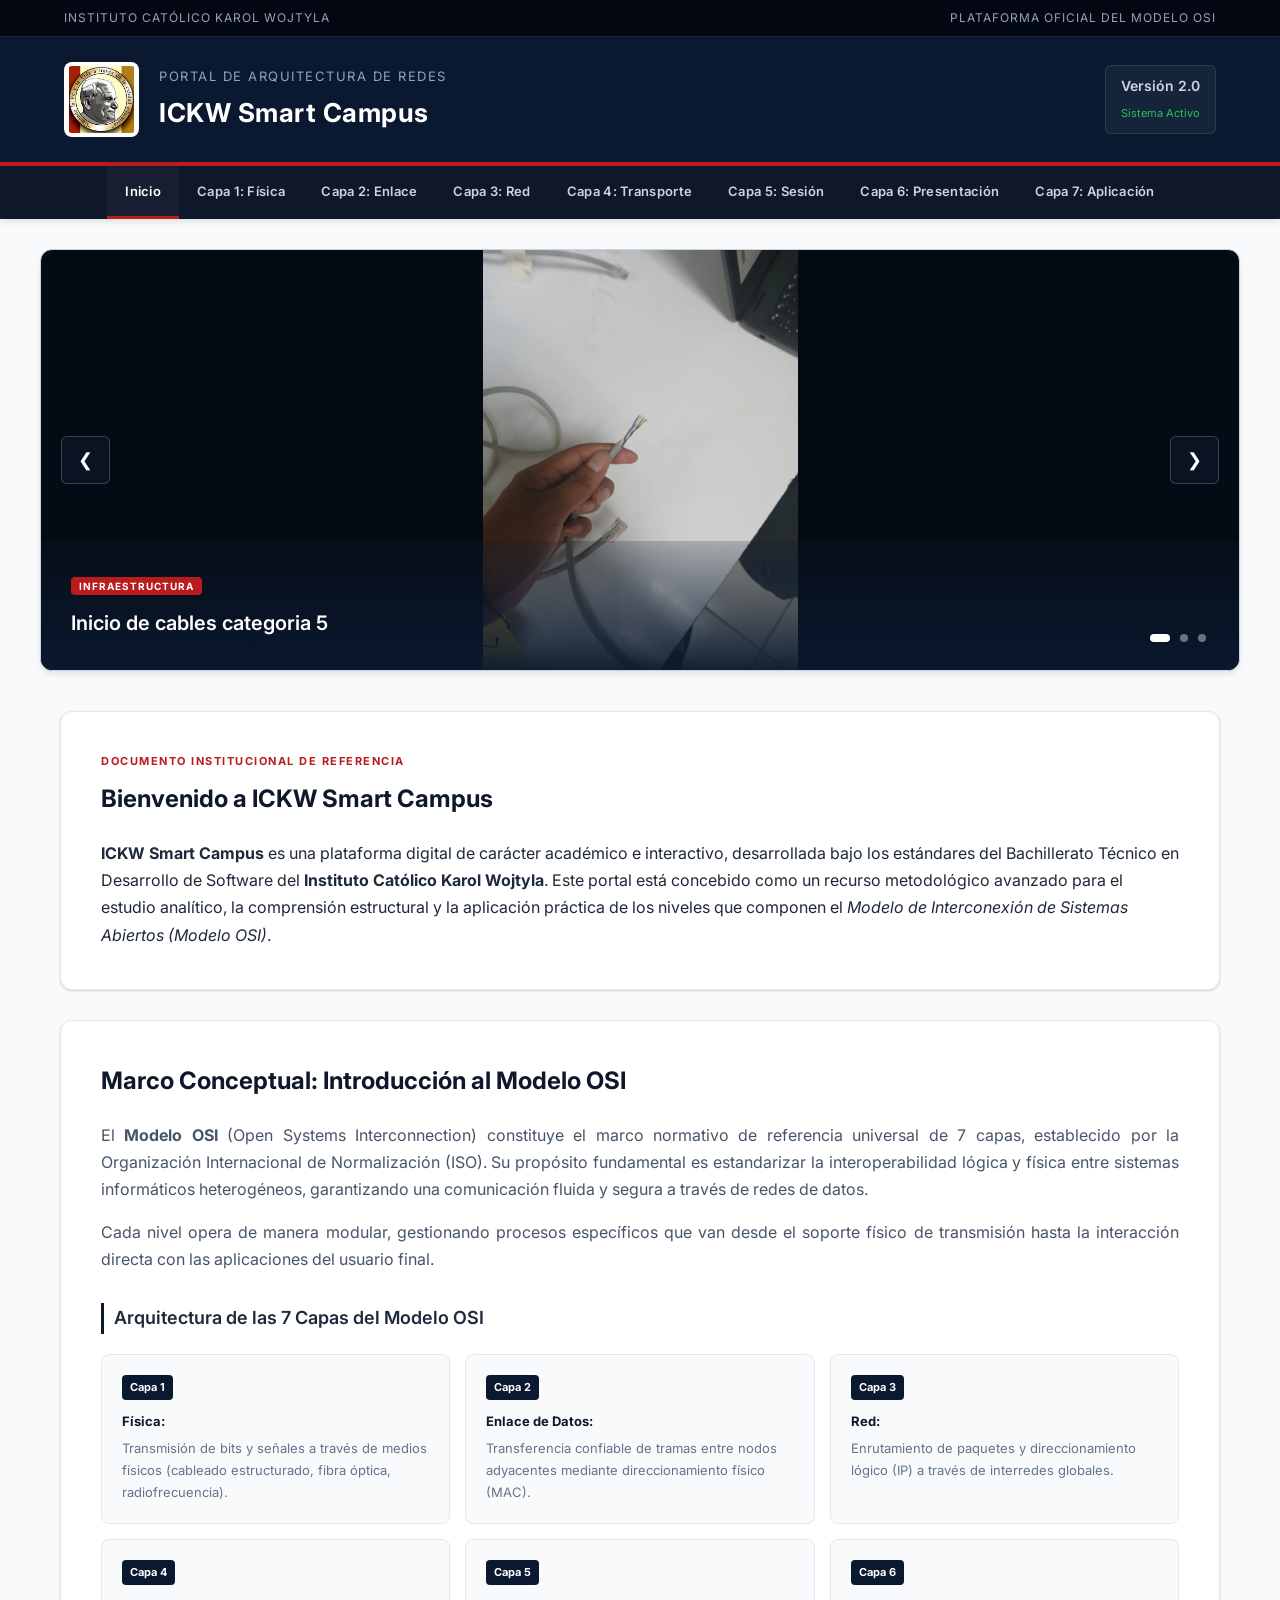
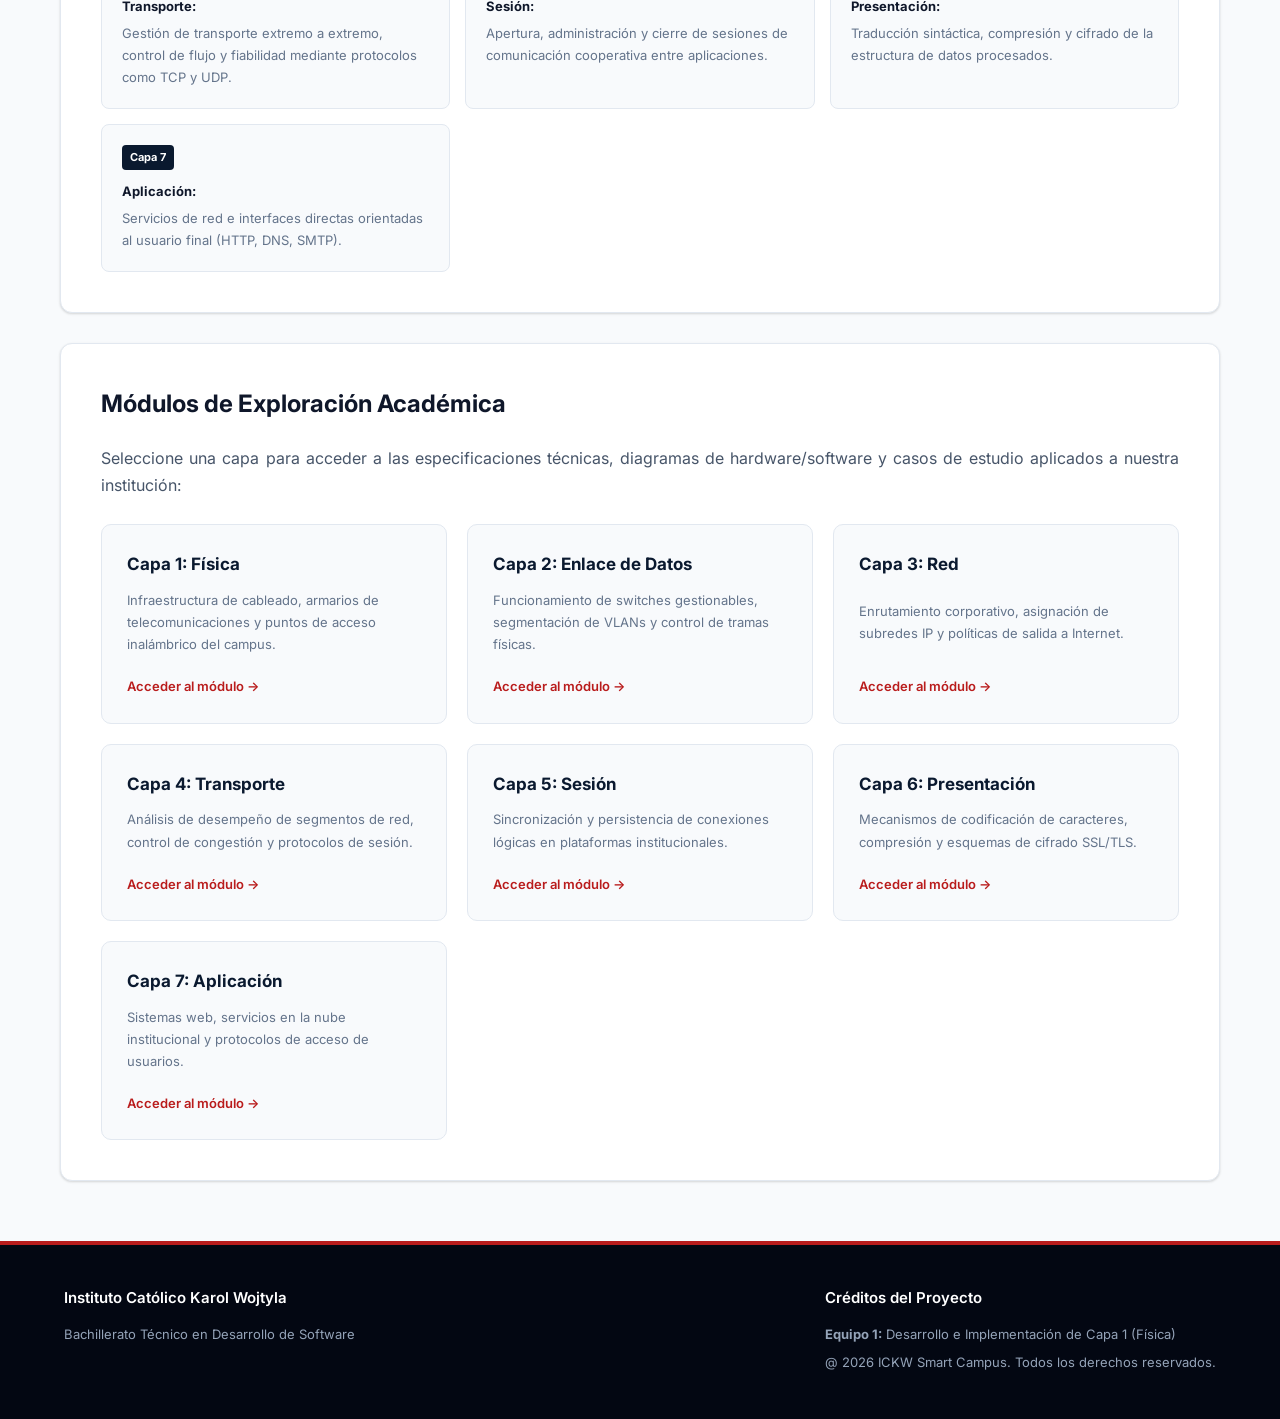
<file: Equipo1_Capa_Fisica_Semana3/index.html>
<!DOCTYPE html>
<html lang="es">
<head>
    <meta charset="UTF-8">
    <meta name="viewport" content="width=device-width, initial-scale=1.0">
    <title>Portal Académico | ICKW Smart Campus</title>
    
    <!-- Enlace a la hoja de estilos -->
    <link rel="stylesheet" href="css/estilos.css">
    <!-- Fuente institucional complementaria de Google Fonts -->
    <link href="https://fonts.googleapis.com/css2?family=Inter:wght@300;400;500;600;700&display=swap" rel="stylesheet">
</head>
<body>

    <!-- BARRA SUPERIOR INSTITUCIONAL -->
    <div class="top-bar">
        <span>Instituto Católico Karol Wojtyla</span>
        <span>Plataforma Oficial del Modelo OSI</span>
    </div>

    <!-- ENCABEZADO PRINCIPAL -->
    <header class="institutional-header">
        <div class="header-content">
            <img src="img/logo.jpeg" alt="Logo ICKW">
            <div class="header-titles">
                <span class="institution-subtitle">Portal de Arquitectura de Redes</span>
                <h1>ICKW Smart Campus</h1>
            </div>
        </div>
        <div class="header-badge">
            <span>Versión 2.0</span>
            <small>Sistema Activo</small>
        </div>
    </header>

    <!-- MENÚ DE NAVEGACIÓN PRINCIPAL -->
    <nav class="institutional-nav">
        <ul>
            <li><a href="index.html" class="active">Inicio</a></li>
            <li><a href="capa-1-fisica.html">Capa 1: Física</a></li>
            <li><a href="capa-2-enlace.html">Capa 2: Enlace</a></li>
            <li><a href="capa-3-red.html">Capa 3: Red</a></li>
            <li><a href="capa-4-transporte.html">Capa 4: Transporte</a></li>
            <li><a href="capa-5-sesion.html">Capa 5: Sesión</a></li>
            <li><a href="capa-6-presentacion.html">Capa 6: Presentación</a></li>
            <li><a href="capa-7-aplicacion.html">Capa 7: Aplicación</a></li>
        </ul>
    </nav>

    <!-- CARRUSEL INSTITUCIONAL -->
    <section class="carousel-container">
        <div class="carousel-slides">
            <div class="slide active">
                <img src="img/Inicio de cables.jpeg" alt="Inicio de cables categoria 5">
                <div class="caption">
                    <span class="caption-tag">Infraestructura</span>
                    <h3>Inicio de cables categoria 5</h3>
                </div>
            </div>
            <div class="slide">
                <img src="img/cables categoria 5.jpeg" alt="Cables categoria 5">
                <div class="caption">
                    <span class="caption-tag">Tecnología</span>
                    <h3>Cables categoria 5</h3>
                </div>
            </div>
            <div class="slide">
                <img src="img/Probador de cables.png" alt="Prueba de Cables">
                <div class="caption">
                    <span class="caption-tag">Innovación Educativa</span>
                    <h3>Probador de cables</h3>
                </div>
            </div>
        </div>

        <button class="prev-btn" onclick="moveSlide(-1)">&#10094;</button>
        <button class="next-btn" onclick="moveSlide(1)">&#10095;</button>

        <div class="dots-container">
            <span class="dot active-dot" onclick="currentSlide(0)"></span>
            <span class="dot" onclick="currentSlide(1)"></span>
            <span class="dot" onclick="currentSlide(2)"></span>
        </div>
    </section>

    <!-- CONTENIDO PRINCIPAL -->
    <main>

        <!-- Sección de Bienvenida Ejecutiva -->
        <section class="executive-card">
            <div class="card-header-tag">Documento Institucional de Referencia</div>
            <h2>Bienvenido a ICKW Smart Campus</h2>
            <p>
                <strong>ICKW Smart Campus</strong> es una plataforma digital de carácter académico e interactivo, desarrollada bajo los estándares del Bachillerato Técnico en Desarrollo de Software del <strong>Instituto Católico Karol Wojtyla</strong>. Este portal está concebido como un recurso metodológico avanzado para el estudio analítico, la comprensión estructural y la aplicación práctica de los niveles que componen el <em>Modelo de Interconexión de Sistemas Abiertos (Modelo OSI)</em>.
            </p>
        </section>

        <!-- Sección: Introducción al Modelo OSI -->
        <section class="content-section">
            <h3>Marco Conceptual: Introducción al Modelo OSI</h3>
            <p>
                El <strong>Modelo OSI</strong> (Open Systems Interconnection) constituye el marco normativo de referencia universal de 7 capas, establecido por la Organización Internacional de Normalización (ISO). Su propósito fundamental es estandarizar la interoperabilidad lógica y física entre sistemas informáticos heterogéneos, garantizando una comunicación fluida y segura a través de redes de datos.
            </p>
            <p>
                Cada nivel opera de manera modular, gestionando procesos específicos que van desde el soporte físico de transmisión hasta la interacción directa con las aplicaciones del usuario final.
            </p>

            <h4 class="subheading-title">Arquitectura de las 7 Capas del Modelo OSI</h4>
            <div class="osi-grid">
                <div class="osi-item">
                    <span class="layer-number">Capa 1</span>
                    <strong>Física:</strong> Transmisión de bits y señales a través de medios físicos (cableado estructurado, fibra óptica, radiofrecuencia).
                </div>
                <div class="osi-item">
                    <span class="layer-number">Capa 2</span>
                    <strong>Enlace de Datos:</strong> Transferencia confiable de tramas entre nodos adyacentes mediante direccionamiento físico (MAC).
                </div>
                <div class="osi-item">
                    <span class="layer-number">Capa 3</span>
                    <strong>Red:</strong> Enrutamiento de paquetes y direccionamiento lógico (IP) a través de interredes globales.
                </div>
                <div class="osi-item">
                    <span class="layer-number">Capa 4</span>
                    <strong>Transporte:</strong> Gestión de transporte extremo a extremo, control de flujo y fiabilidad mediante protocolos como TCP y UDP.
                </div>
                <div class="osi-item">
                    <span class="layer-number">Capa 5</span>
                    <strong>Sesión:</strong> Apertura, administración y cierre de sesiones de comunicación cooperativa entre aplicaciones.
                </div>
                <div class="osi-item">
                    <span class="layer-number">Capa 6</span>
                    <strong>Presentación:</strong> Traducción sintáctica, compresión y cifrado de la estructura de datos procesados.
                </div>
                <div class="osi-item">
                    <span class="layer-number">Capa 7</span>
                    <strong>Aplicación:</strong> Servicios de red e interfaces directas orientadas al usuario final (HTTP, DNS, SMTP).
                </div>
            </div>
        </section>

        <!-- Sección: Exploración del Portal por Capas -->
        <section class="content-section">
            <h3>Módulos de Exploración Académica</h3>
            <p class="section-subtitle">Seleccione una capa para acceder a las especificaciones técnicas, diagramas de hardware/software y casos de estudio aplicados a nuestra institución:</p>

            <div class="modules-grid">
                <article class="module-card">
                    <h4>Capa 1: Física</h4>
                    <p>Infraestructura de cableado, armarios de telecomunicaciones y puntos de acceso inalámbrico del campus.</p>
                    <a href="capa-1-fisica.html" class="module-link">Acceder al módulo &rarr;</a>
                </article>

                <article class="module-card">
                    <h4>Capa 2: Enlace de Datos</h4>
                    <p>Funcionamiento de switches gestionables, segmentación de VLANs y control de tramas físicas.</p>
                    <a href="capa-2-enlace.html" class="module-link">Acceder al módulo &rarr;</a>
                </article>

                <article class="module-card">
                    <h4>Capa 3: Red</h4>
                    <p>Enrutamiento corporativo, asignación de subredes IP y políticas de salida a Internet.</p>
                    <a href="capa-3-red.html" class="module-link">Acceder al módulo &rarr;</a>
                </article>

                <article class="module-card">
                    <h4>Capa 4: Transporte</h4>
                    <p>Análisis de desempeño de segmentos de red, control de congestión y protocolos de sesión.</p>
                    <a href="capa-4-transporte.html" class="module-link">Acceder al módulo &rarr;</a>
                </article>

                <article class="module-card">
                    <h4>Capa 5: Sesión</h4>
                    <p>Sincronización y persistencia de conexiones lógicas en plataformas institucionales.</p>
                    <a href="capa-5-sesion.html" class="module-link">Acceder al módulo &rarr;</a>
                </article>

                <article class="module-card">
                    <h4>Capa 6: Presentación</h4>
                    <p>Mecanismos de codificación de caracteres, compresión y esquemas de cifrado SSL/TLS.</p>
                    <a href="capa-6-presentacion.html" class="module-link">Acceder al módulo &rarr;</a>
                </article>

                <article class="module-card">
                    <h4>Capa 7: Aplicación</h4>
                    <p>Sistemas web, servicios en la nube institucional y protocolos de acceso de usuarios.</p>
                    <a href="capa-7-aplicacion.html" class="module-link">Acceder al módulo &rarr;</a>
                </article>
            </div>
        </section>

    </main>

    <!-- PIE DE PÁGINA INSTITUCIONAL -->
    <footer class="institutional-footer">
        <div class="footer-content">
            <div class="footer-col">
                <h4>Instituto Católico Karol Wojtyla</h4>
                <p>Bachillerato Técnico en Desarrollo de Software</p>
            </div>
            <div class="footer-col">
                <h4>Créditos del Proyecto</h4>
                <p><strong>Equipo 1:</strong> Desarrollo e Implementación de Capa 1 (Física)</p>
                <p>@ 2026 ICKW Smart Campus. Todos los derechos reservados.</p>
            </div>
        </div>
    </footer>

    <!-- SCRIPT DEL CARRUSEL -->
    <script src="js/main.js"></script>
</body>
</html>
</file>
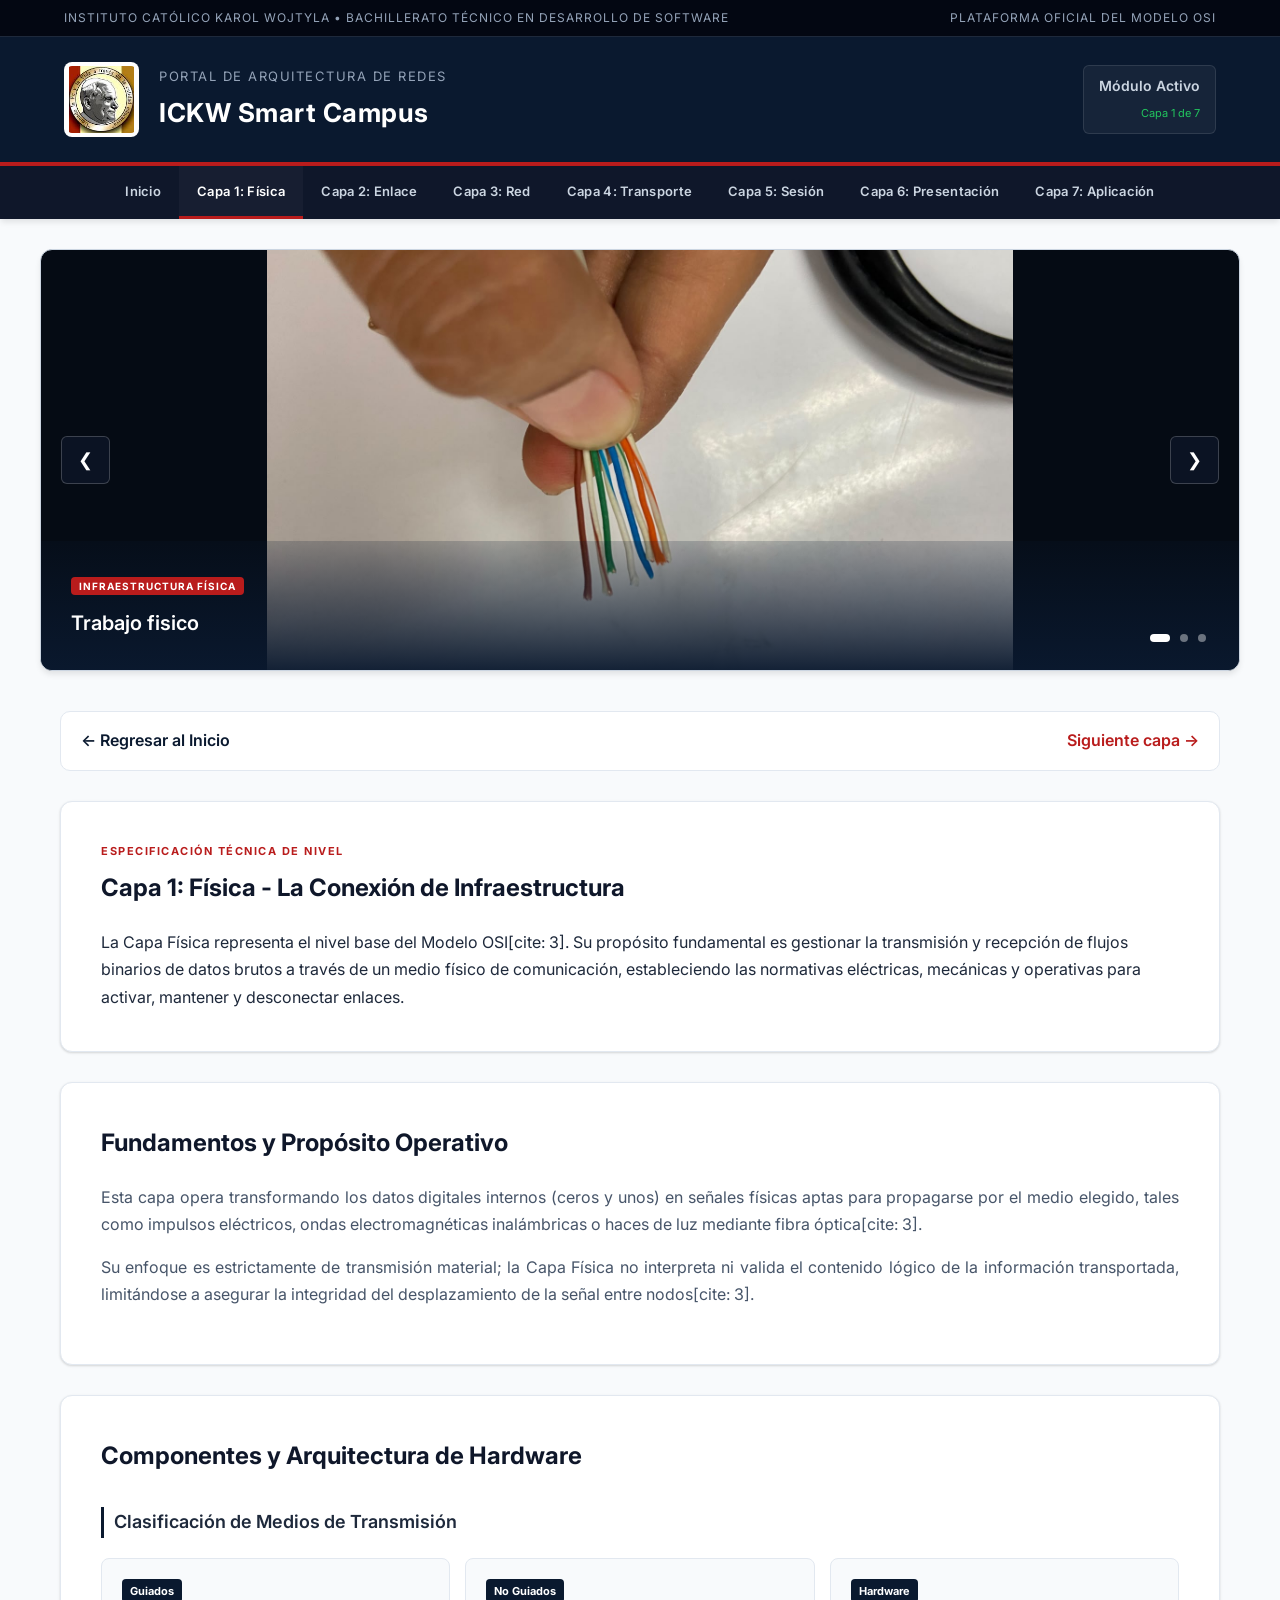
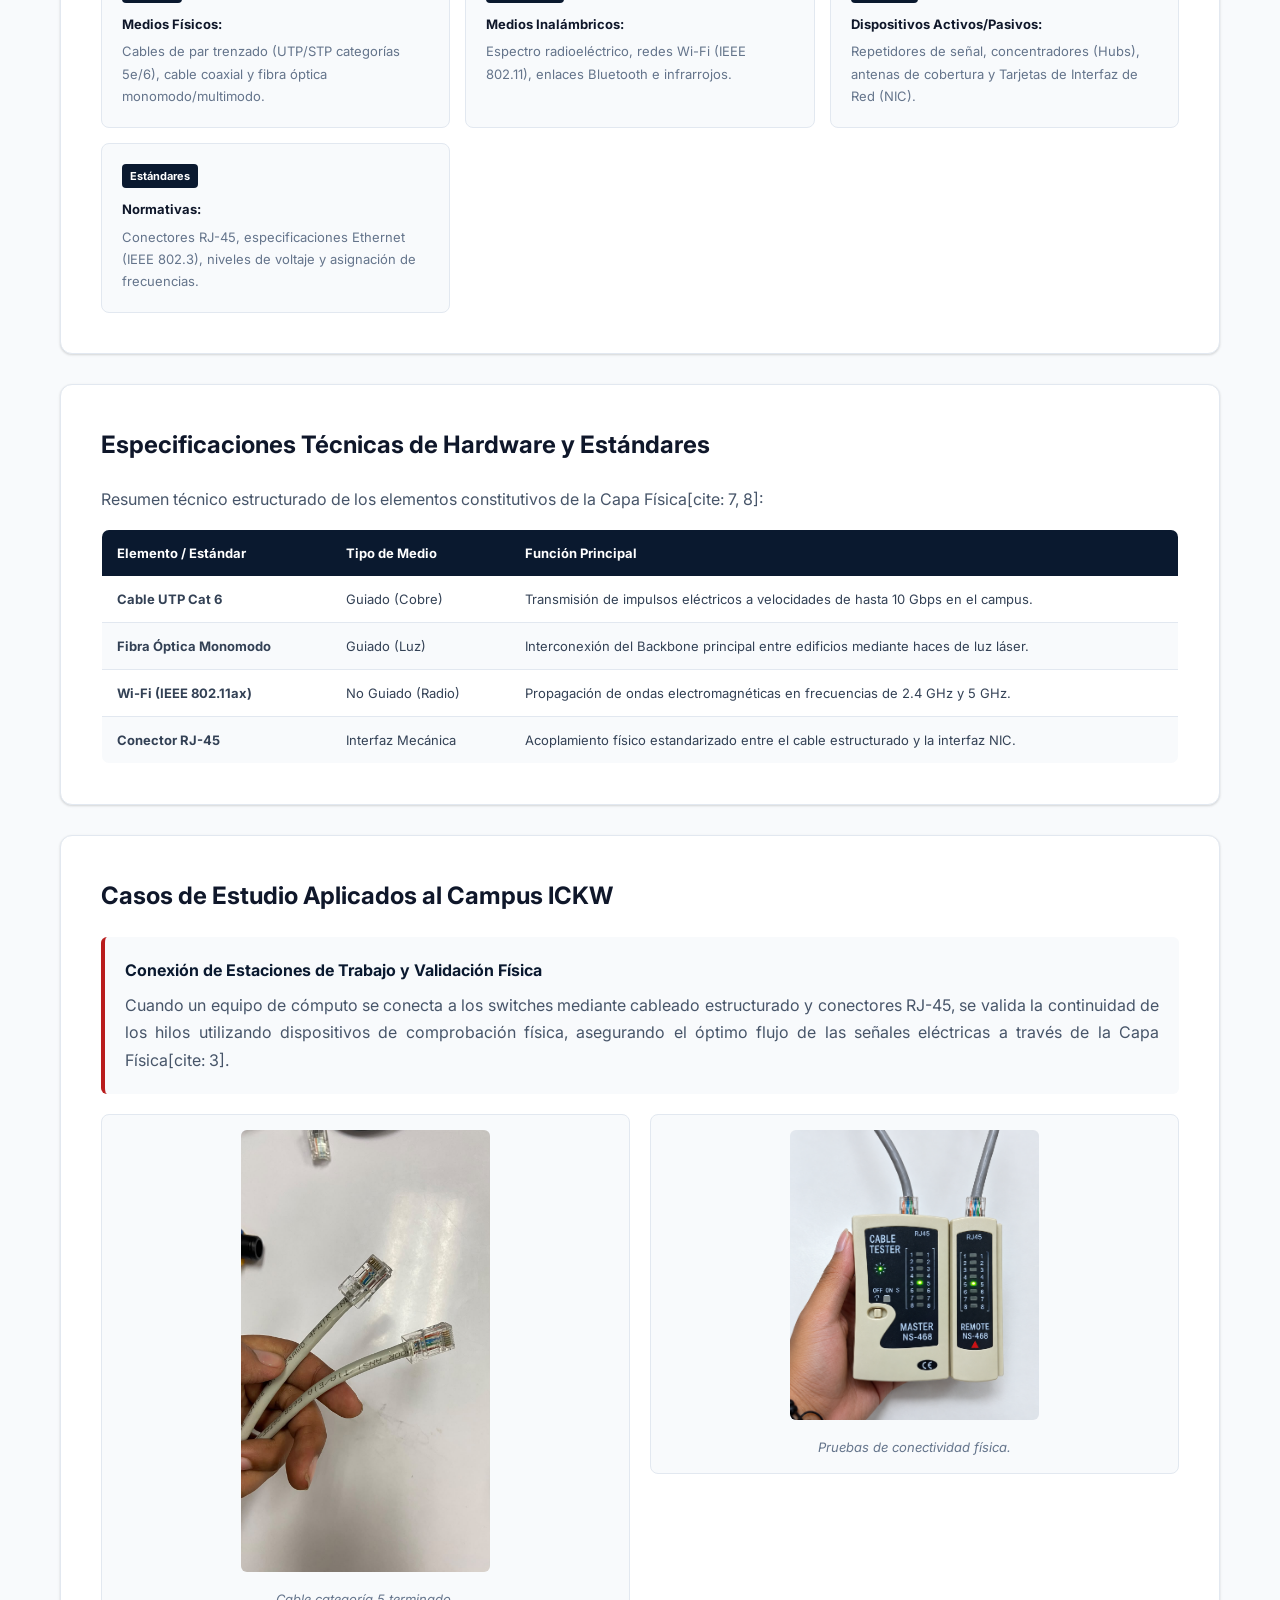
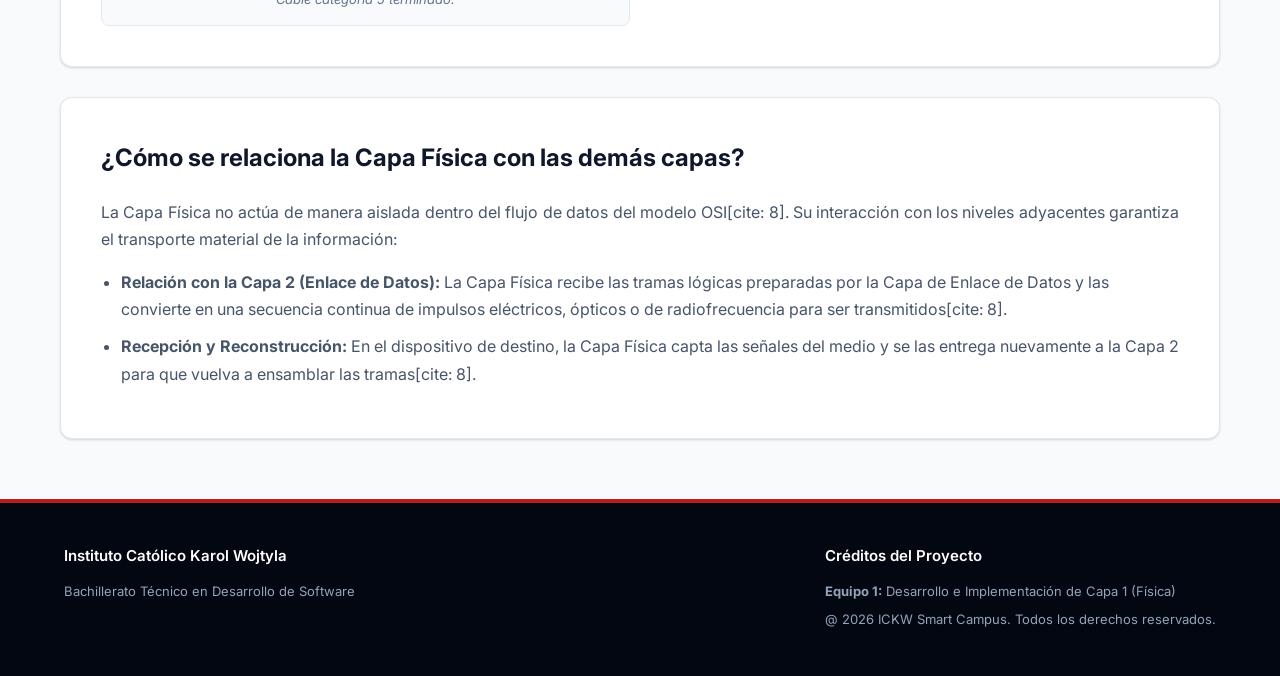
<file: Equipo1_Capa_Fisica_Semana3/capa-1-fisica.html>
<!DOCTYPE html>
<html lang="es">
<head>
    <meta charset="UTF-8">
    <meta name="viewport" content="width=device-width, initial-scale=1.0">
    <title>Capa 1: Física | ICKW Smart Campus</title>
    
    <!-- Enlace a la hoja de estilos CSS -->
    <link rel="stylesheet" href="css/estilos.css">
    <!-- Fuente institucional -->
    <link href="https://fonts.googleapis.com/css2?family=Inter:wght@300;400;500;600;700&display=swap" rel="stylesheet">
</head>
<body>

    <!-- BARRA SUPERIOR INSTITUCIONAL -->
    <div class="top-bar">
        <span>Instituto Católico Karol Wojtyla &bull; Bachillerato Técnico en Desarrollo de Software</span>
        <span>Plataforma Oficial del Modelo OSI</span>
    </div>

    <!-- ENCABEZADO PRINCIPAL -->
    <header class="institutional-header">
        <div class="header-content">
            <img src="img/logo.jpeg" alt="Logo ICKW">
            <div class="header-titles">
                <span class="institution-subtitle">Portal de Arquitectura de Redes</span>
                <h1>ICKW Smart Campus</h1>
            </div>
        </div>
        <div class="header-badge">
            <span>Módulo Activo</span>
            <small>Capa 1 de 7</small>
        </div>
    </header>

    <!-- MENÚ DE NAVEGACIÓN PRINCIPAL -->
    <nav class="institutional-nav">
        <ul>
            <li><a href="index.html">Inicio</a></li>
            <li><a href="capa-1-fisica.html" class="active">Capa 1: Física</a></li>
            <li><a href="capa-2-enlace.html">Capa 2: Enlace</a></li>
            <li><a href="capa-3-red.html">Capa 3: Red</a></li>
            <li><a href="capa-4-transporte.html">Capa 4: Transporte</a></li>
            <li><a href="capa-5-sesion.html">Capa 5: Sesión</a></li>
            <li><a href="capa-6-presentacion.html">Capa 6: Presentación</a></li>
            <li><a href="capa-7-aplicacion.html">Capa 7: Aplicación</a></li>
        </ul>
    </nav>

    <!-- CARRUSEL DE FOTOS -->
    <section class="carousel-container">
        <div class="carousel-slides">
            <div class="slide active">
                <img src="img/inicio de cable cat 5.jpeg" alt="Cables categoria 5">
                <div class="caption">
                    <span class="caption-tag">Infraestructura Física</span>
                    <h3>Trabajo fisico</h3>
                </div>
            </div>
            <div class="slide">
                <img src="img/cables categoria 5.jpeg" alt="Conexión">
                <div class="caption">
                    <span class="caption-tag">Conectividad</span>
                    <h3>Ya conectado</h3>
                </div>
            </div>
            <div class="slide">
                <img src="img/Probador de cables.png" alt="Estudiantes validando hardware de red">
                <div class="caption">
                    <span class="caption-tag">Práctica Estudiantil</span>
                    <h3>Probando su función por el Equipo 1</h3>
                </div>
            </div>
        </div>

        <button class="prev-btn" onclick="moveSlide(-1)">&#10094;</button>
        <button class="next-btn" onclick="moveSlide(1)">&#10095;</button>

        <div class="dots-container">
            <span class="dot active-dot" onclick="currentSlide(0)"></span>
            <span class="dot" onclick="currentSlide(1)"></span>
            <span class="dot" onclick="currentSlide(2)"></span>
        </div>
    </section>

    <!-- CONTENIDO PRINCIPAL -->
    <main>

        <!-- Navegación interna entre capas -->
        <nav style="background: white; padding: 15px 20px; border-radius: 10px; margin-bottom: 30px; border: 1px solid #e2e8f0;">
            <p style="display: flex; justify-content: space-between; margin: 0;">
                <a href="index.html" style="color: #0a192f; text-decoration: none; font-weight: 600;">&larr; Regresar al Inicio</a>
                <a href="capa-2-enlace.html" style="color: #b91c1c; text-decoration: none; font-weight: 600;">Siguiente capa &rarr;</a>
            </p>
        </nav>

        <section class="executive-card">
            <div class="card-header-tag">Especificación Técnica de Nivel</div>
            <h2>Capa 1: Física - La Conexión de Infraestructura</h2>
            <p>
                La Capa Física representa el nivel base del Modelo OSI[cite: 3]. Su propósito fundamental es gestionar la transmisión y recepción de flujos binarios de datos brutos a través de un medio físico de comunicación, estableciendo las normativas eléctricas, mecánicas y operativas para activar, mantener y desconectar enlaces.
            </p>
        </section>

        <!-- Sección 1: Definición y Función -->
        <section class="content-section">
            <h3>Fundamentos y Propósito Operativo</h3>
            <p>
                Esta capa opera transformando los datos digitales internos (ceros y unos) en señales físicas aptas para propagarse por el medio elegido, tales como impulsos eléctricos, ondas electromagnéticas inalámbricas o haces de luz mediante fibra óptica[cite: 3].
            </p>
            <p>
                Su enfoque es estrictamente de transmisión material; la Capa Física no interpreta ni valida el contenido lógico de la información transportada, limitándose a asegurar la integridad del desplazamiento de la señal entre nodos[cite: 3].
            </p>
        </section>

        <!-- Sección 2: Características y Elementos Relacionados -->
        <section class="content-section">
            <h3>Componentes y Arquitectura de Hardware</h3>
            
            <h4 class="subheading-title">Clasificación de Medios de Transmisión</h4>
            <div class="osi-grid">
                <div class="osi-item">
                    <span class="layer-number">Guiados</span>
                    <strong>Medios Físicos:</strong> Cables de par trenzado (UTP/STP categorías 5e/6), cable coaxial y fibra óptica monomodo/multimodo.
                </div>
                <div class="osi-item">
                    <span class="layer-number">No Guiados</span>
                    <strong>Medios Inalámbricos:</strong> Espectro radioeléctrico, redes Wi-Fi (IEEE 802.11), enlaces Bluetooth e infrarrojos.
                </div>
                <div class="osi-item">
                    <span class="layer-number">Hardware</span>
                    <strong>Dispositivos Activos/Pasivos:</strong> Repetidores de señal, concentradores (Hubs), antenas de cobertura y Tarjetas de Interfaz de Red (NIC).
                </div>
                <div class="osi-item">
                    <span class="layer-number">Estándares</span>
                    <strong>Normativas:</strong> Conectores RJ-45, especificaciones Ethernet (IEEE 802.3), niveles de voltaje y asignación de frecuencias.
                </div>
            </div>
        </section>

        <!-- SECCIÓN OBLIGATORIA 1: TABLA TÉCNICA -->
        <section class="content-section">
            <h3>Especificaciones Técnicas de Hardware y Estándares</h3>
            <p>Resumen técnico estructurado de los elementos constitutivos de la Capa Física[cite: 7, 8]:</p>

            <div style="overflow-x: auto; margin-top: 15px;">
                <table style="width: 100%; border-collapse: collapse; background: white; border: 1px solid #cbd5e1; border-radius: 8px; overflow: hidden;">
                    <thead>
                        <tr style="background: #0a192f; color: white; text-align: left; font-size: 13px;">
                            <th style="padding: 12px 15px;">Elemento / Estándar</th>
                            <th style="padding: 12px 15px;">Tipo de Medio</th>
                            <th style="padding: 12px 15px;">Función Principal</th>
                        </tr>
                    </thead>
                    <tbody style="font-size: 13px; color: #334155;">
                        <tr style="border-bottom: 1px solid #e2e8f0;">
                            <td style="padding: 12px 15px; font-weight: bold;">Cable UTP Cat 6</td>
                            <td style="padding: 12px 15px;">Guiado (Cobre)</td>
                            <td style="padding: 12px 15px;">Transmisión de impulsos eléctricos a velocidades de hasta 10 Gbps en el campus.</td>
                        </tr>
                        <tr style="border-bottom: 1px solid #e2e8f0; background: #f8fafc;">
                            <td style="padding: 12px 15px; font-weight: bold;">Fibra Óptica Monomodo</td>
                            <td style="padding: 12px 15px;">Guiado (Luz)</td>
                            <td style="padding: 12px 15px;">Interconexión del Backbone principal entre edificios mediante haces de luz láser.</td>
                        </tr>
                        <tr style="border-bottom: 1px solid #e2e8f0;">
                            <td style="padding: 12px 15px; font-weight: bold;">Wi-Fi (IEEE 802.11ax)</td>
                            <td style="padding: 12px 15px;">No Guiado (Radio)</td>
                            <td style="padding: 12px 15px;">Propagación de ondas electromagnéticas en frecuencias de 2.4 GHz y 5 GHz.</td>
                        </tr>
                        <tr style="background: #f8fafc;">
                            <td style="padding: 12px 15px; font-weight: bold;">Conector RJ-45</td>
                            <td style="padding: 12px 15px;">Interfaz Mecánica</td>
                            <td style="padding: 12px 15px;">Acoplamiento físico estandarizado entre el cable estructurado y la interfaz NIC.</td>
                        </tr>
                    </tbody>
                </table>
            </div>
        </section>

        <!-- Sección 3: Ejemplos Prácticos con imágenes A LA PAR -->
        <section class="content-section">
            <h3>Casos de Estudio Aplicados al Campus ICKW</h3>

            <article style="background: #f8fafc; padding: 20px; border-left: 4px solid #b91c1c; border-radius: 6px; margin-bottom: 20px;">
                <h4 style="color: #0a192f; margin-bottom: 8px;">Conexión de Estaciones de Trabajo y Validación Física</h4>
                <p style="margin: 0; color: #475569;">
                    Cuando un equipo de cómputo se conecta a los switches mediante cableado estructurado y conectores RJ-45, se valida la continuidad de los hilos utilizando dispositivos de comprobación física, asegurando el óptimo flujo de las señales eléctricas a través de la Capa Física[cite: 3].
                </p>
            </article>

            <!-- CONTENEDOR DE IMÁGENES A LA PAR -->
            <div class="image-row">
                <figure>
                    <img src="img/cables categoria 5.jpeg" alt="Cable categoría 5 terminado">
                    <figcaption style="margin-top: 8px; color: #64748b; font-size: 13px; font-style: italic;">
                        Cable categoría 5 terminado.
                    </figcaption>
                </figure>

                <figure>
                    <img src="img/Probador de cables.png" alt="Comprobación de conexiones con probador de cables">
                    <figcaption style="margin-top: 8px; color: #64748b; font-size: 13px; font-style: italic;">
                        Pruebas de conectividad física.
                    </figcaption>
                </figure>
            </div>
        </section>

        <!-- SECCIÓN OBLIGATORIA 2: RELACIÓN CON OTRAS CAPAS -->
        <section class="content-section">
            <h3>¿Cómo se relaciona la Capa Física con las demás capas?</h3>
            <p>
                La Capa Física no actúa de manera aislada dentro del flujo de datos del modelo OSI[cite: 8]. Su interacción con los niveles adyacentes garantiza el transporte material de la información:
            </p>
            <ul style="margin-left: 20px; color: #475569;">
                <li style="margin-bottom: 10px;">
                    <strong>Relación con la Capa 2 (Enlace de Datos):</strong> La Capa Física recibe las tramas lógicas preparadas por la Capa de Enlace de Datos y las convierte en una secuencia continua de impulsos eléctricos, ópticos o de radiofrecuencia para ser transmitidos[cite: 8].
                </li>
                <li style="margin-bottom: 10px;">
                    <strong>Recepción y Reconstrucción:</strong> En el dispositivo de destino, la Capa Física capta las señales del medio y se las entrega nuevamente a la Capa 2 para que vuelva a ensamblar las tramas[cite: 8].
                </li>
            </ul>
        </section>

    </main>

    <!-- PIE DE PÁGINA INSTITUCIONAL -->
    <footer class="institutional-footer">
        <div class="footer-content">
            <div class="footer-col">
                <h4>Instituto Católico Karol Wojtyla</h4>
                <p>Bachillerato Técnico en Desarrollo de Software</p>
            
            </div>
            <div class="footer-col">
                <h4>Créditos del Proyecto</h4>
                <p><strong>Equipo 1:</strong> Desarrollo e Implementación de Capa 1 (Física)</p>
                <p>@ 2026 ICKW Smart Campus. Todos los derechos reservados.</p>
            </div>
        </div>
    </footer>

    <!-- SCRIPT DEL CARRUSEL -->
    <script src="js/main.js"></script>
</body>
</html>
</file>
<file: Equipo1_Capa_Fisica_Semana3/css/estilos.css>
/* =========================================
   ICKW SMART CAMPUS - ESTILO INSTITUCIONAL
   ========================================= */

* {
    margin: 0;
    padding: 0;
    box-sizing: border-box;
}

html {
    scroll-behavior: smooth;
}

body {
    font-family: 'Inter', Arial, Helvetica, sans-serif;
    background: #f8fafc;
    color: #1e293b;
    line-height: 1.7;
}

/* Barra superior ejecutiva */
.top-bar {
    background: #030712;
    color: #94a3b8;
    font-size: 12px;
    text-transform: uppercase;
    letter-spacing: 1px;
    padding: 8px 5%;
    display: flex;
    justify-content: space-between;
    border-bottom: 1px solid #1e293b;
}

/* Encabezado Institucional */
.institutional-header {
    background: #0a192f;
    color: white;
    padding: 25px 5%;
    display: flex;
    justify-content: space-between;
    align-items: center;
    border-bottom: 4px solid #b91c1c;
}

.header-content {
    display: flex;
    align-items: center;
    gap: 20px;
}

.institutional-header img {
    width: 75px;
    height: 75px;
    object-fit: contain;
    background: white;
    border-radius: 8px;
    padding: 4px;
}

.institution-subtitle {
    display: block;
    font-size: 13px;
    text-transform: uppercase;
    letter-spacing: 1.5px;
    color: #94a3b8;
    margin-bottom: 4px;
}

.institutional-header h1 {
    font-size: 26px;
    font-weight: 700;
    letter-spacing: 0.5px;
}

.header-badge {
    text-align: right;
    background: rgba(255, 255, 255, 0.05);
    padding: 8px 15px;
    border-radius: 6px;
    border: 1px solid rgba(255, 255, 255, 0.1);
}

.header-badge span {
    display: block;
    font-weight: 600;
    font-size: 14px;
    color: #cbd5e1;
}

.header-badge small {
    font-size: 11px;
    color: #22c55e;
}

/* Menú de navegación institucional */
.institutional-nav {
    background: #0f172a;
    box-shadow: 0 4px 6px -1px rgba(0, 0, 0, 0.1);
    position: sticky;
    top: 0;
    z-index: 1000;
}

.institutional-nav ul {
    list-style: none;
    display: flex;
    justify-content: center;
    flex-wrap: wrap;
    max-width: 1300px;
    margin: 0 auto;
}

.institutional-nav a {
    display: block;
    color: #cbd5e1;
    text-decoration: none;
    padding: 14px 18px;
    font-size: 13px;
    font-weight: 600;
    letter-spacing: 0.3px;
    transition: all 0.2s ease;
    border-bottom: 3px solid transparent;
}

.institutional-nav a:hover, 
.institutional-nav a.active {
    color: white;
    background: rgba(255, 255, 255, 0.03);
    border-bottom-color: #b91c1c;
}

/* Contenedor Principal */
main {
    max-width: 1200px;
    margin: 40px auto;
    padding: 0 20px;
}

/* Tarjetas y Secciones */
.executive-card, .content-section {
    background: white;
    padding: 40px;
    border-radius: 12px;
    margin-bottom: 30px;
    box-shadow: 0 1px 3px 0 rgba(0, 0, 0, 0.1), 0 1px 2px 0 rgba(0, 0, 0, 0.06);
    border: 1px solid #e2e8f0;
}

.card-header-tag {
    font-size: 11px;
    text-transform: uppercase;
    letter-spacing: 1.5px;
    font-weight: 700;
    color: #b91c1c;
    margin-bottom: 8px;
}

.executive-card h2, .content-section h3 {
    color: #0f172a;
    font-size: 24px;
    font-weight: 700;
    margin-bottom: 20px;
}

.content-section p {
    margin-bottom: 16px;
    color: #475569;
    text-align: justify;
}

.subheading-title {
    font-size: 18px;
    color: #1e293b;
    margin: 30px 0 15px 0;
    font-weight: 600;
    border-left: 3px solid #0a192f;
    padding-left: 10px;
}

/* Cuadrícula del Modelo OSI */
.osi-grid {
    display: grid;
    grid-template-columns: repeat(auto-fit, minmax(280px, 1fr));
    gap: 15px;
    margin-top: 20px;
}

.osi-item {
    background: #f8fafc;
    border: 1px solid #e2e8f0;
    padding: 20px;
    border-radius: 8px;
}

.layer-number {
    display: inline-block;
    background: #0a192f;
    color: white;
    font-size: 11px;
    font-weight: 700;
    padding: 3px 8px;
    border-radius: 4px;
    margin-bottom: 10px;
}

.osi-item strong {
    display: block;
    color: #0f172a;
    margin-bottom: 5px;
}

.osi-item {
    font-size: 13px;
    color: #64748b;
}

/* Módulos de exploración en tarjetas */
.modules-grid {
    display: grid;
    grid-template-columns: repeat(auto-fit, minmax(320px, 1fr));
    gap: 20px;
    margin-top: 25px;
}

.module-card {
    background: #f8fafc;
    border: 1px solid #e2e8f0;
    border-radius: 10px;
    padding: 25px;
    transition: all 0.2s ease;
    display: flex;
    flex-direction: column;
    justify-content: space-between;
}

.module-card:hover {
    transform: translateY(-3px);
    border-color: #cbd5e1;
    box-shadow: 0 10px 15px -3px rgba(0, 0, 0, 0.05);
}

.module-card h4 {
    color: #0a192f;
    font-size: 17px;
    font-weight: 700;
    margin-bottom: 10px;
}

.module-card p {
    font-size: 13px;
    color: #64748b;
    margin-bottom: 20px;
    text-align: left;
}

.module-link {
    font-size: 13px;
    font-weight: 600;
    color: #b91c1c;
    text-decoration: none;
    display: inline-flex;
    align-items: center;
    gap: 5px;
}

.module-link:hover {
    text-decoration: underline;
}

/* =========================================
   ESTILOS DEL CARRUSEL (Sin recortes)
   ========================================= */

.carousel-container {
    position: relative;
    max-width: 1200px;
    margin: 30px auto 0 auto;
    border-radius: 12px;
    overflow: hidden;
    box-shadow: 0 4px 6px -1px rgba(0, 0, 0, 0.1);
    background: #050b14;
    border: 1px solid #cbd5e1;
}

.carousel-slides {
    position: relative;
    width: 100%;
    height: 420px;
}

.slide {
    position: absolute;
    top: 0;
    left: 0;
    width: 100%;
    height: 100%;
    opacity: 0;
    transition: opacity 0.8s ease-in-out;
    display: flex;
    justify-content: center;
    align-items: center;
}

.slide.active {
    opacity: 1;
}

.slide img {
    max-width: 100%;
    max-height: 100%;
    width: auto;
    height: auto;
    object-fit: contain;
}

.caption {
    position: absolute;
    bottom: 0;
    left: 0;
    width: 100%;
    padding: 30px;
    background: linear-gradient(to top, rgba(10, 25, 47, 0.95), rgba(10, 25, 47, 0.2));
    color: white;
}

.caption-tag {
    background: #b91c1c;
    color: white;
    font-size: 10px;
    text-transform: uppercase;
    font-weight: 700;
    padding: 3px 8px;
    border-radius: 4px;
    letter-spacing: 1px;
}

.caption h3 {
    font-size: 20px;
    font-weight: 600;
    margin-top: 8px;
    color: white;
}

/* Botones del carrusel */
.prev-btn, .next-btn {
    position: absolute;
    top: 50%;
    transform: translateY(-50%);
    background: rgba(15, 23, 42, 0.7);
    color: white;
    border: 1px solid rgba(255, 255, 255, 0.2);
    font-size: 18px;
    padding: 12px 16px;
    cursor: pointer;
    border-radius: 6px;
    transition: 0.2s;
    z-index: 20;
}

.prev-btn:hover, .next-btn:hover {
    background: #b91c1c;
    border-color: #b91c1c;
}

.prev-btn { left: 20px; }
.next-btn { right: 20px; }

.dots-container {
    position: absolute;
    bottom: 20px;
    right: 30px;
    z-index: 20;
}

.dot {
    height: 8px;
    width: 8px;
    margin: 0 3px;
    background-color: rgba(255, 255, 255, 0.4);
    border-radius: 50%;
    display: inline-block;
    cursor: pointer;
    transition: 0.2s;
}

.dot.active-dot {
    background-color: white;
    width: 20px;
    border-radius: 4px;
}

/* =========================================
   ESTILOS PARA IMÁGENES A LA PAR (.image-row)
   ========================================= */

.image-row {
    display: grid;
    grid-template-columns: repeat(auto-fit, minmax(280px, 1fr));
    gap: 20px;
    margin-top: 20px;
    align-items: start;
}

.image-row figure {
    background: #f8fafc;
    border: 1px solid #e2e8f0;
    padding: 15px;
    border-radius: 8px;
    text-align: center;
    margin: 0;
}

.image-row img {
    max-width: 50%;
    height: auto;
    border-radius: 6px;
    object-fit: contain;
}

/* Pie de Página Institucional */
.institutional-footer {
    background: #030712;
    color: #94a3b8;
    padding: 40px 5%;
    border-top: 4px solid #b91c1c;
    margin-top: 60px;
}

.footer-content {
    max-width: 1200px;
    margin: 0 auto;
    display: flex;
    justify-content: space-between;
    flex-wrap: wrap;
    gap: 30px;
}

.footer-col h4 {
    color: white;
    font-size: 15px;
    margin-bottom: 12px;
    font-weight: 600;
}

.footer-col p {
    font-size: 13px;
    margin-bottom: 6px;
}

/* Responsive */
@media (max-width: 768px) {
    .institutional-header {
        flex-direction: column;
        text-align: center;
        gap: 15px;
    }
    
    .header-badge {
        display: none;
    }

    .institutional-nav ul {
        flex-direction: column;
        text-align: center;
    }

    .executive-card, .content-section {
        padding: 20px;
    }

    .carousel-slides {
        height: 250px;
    }
}
</file>
